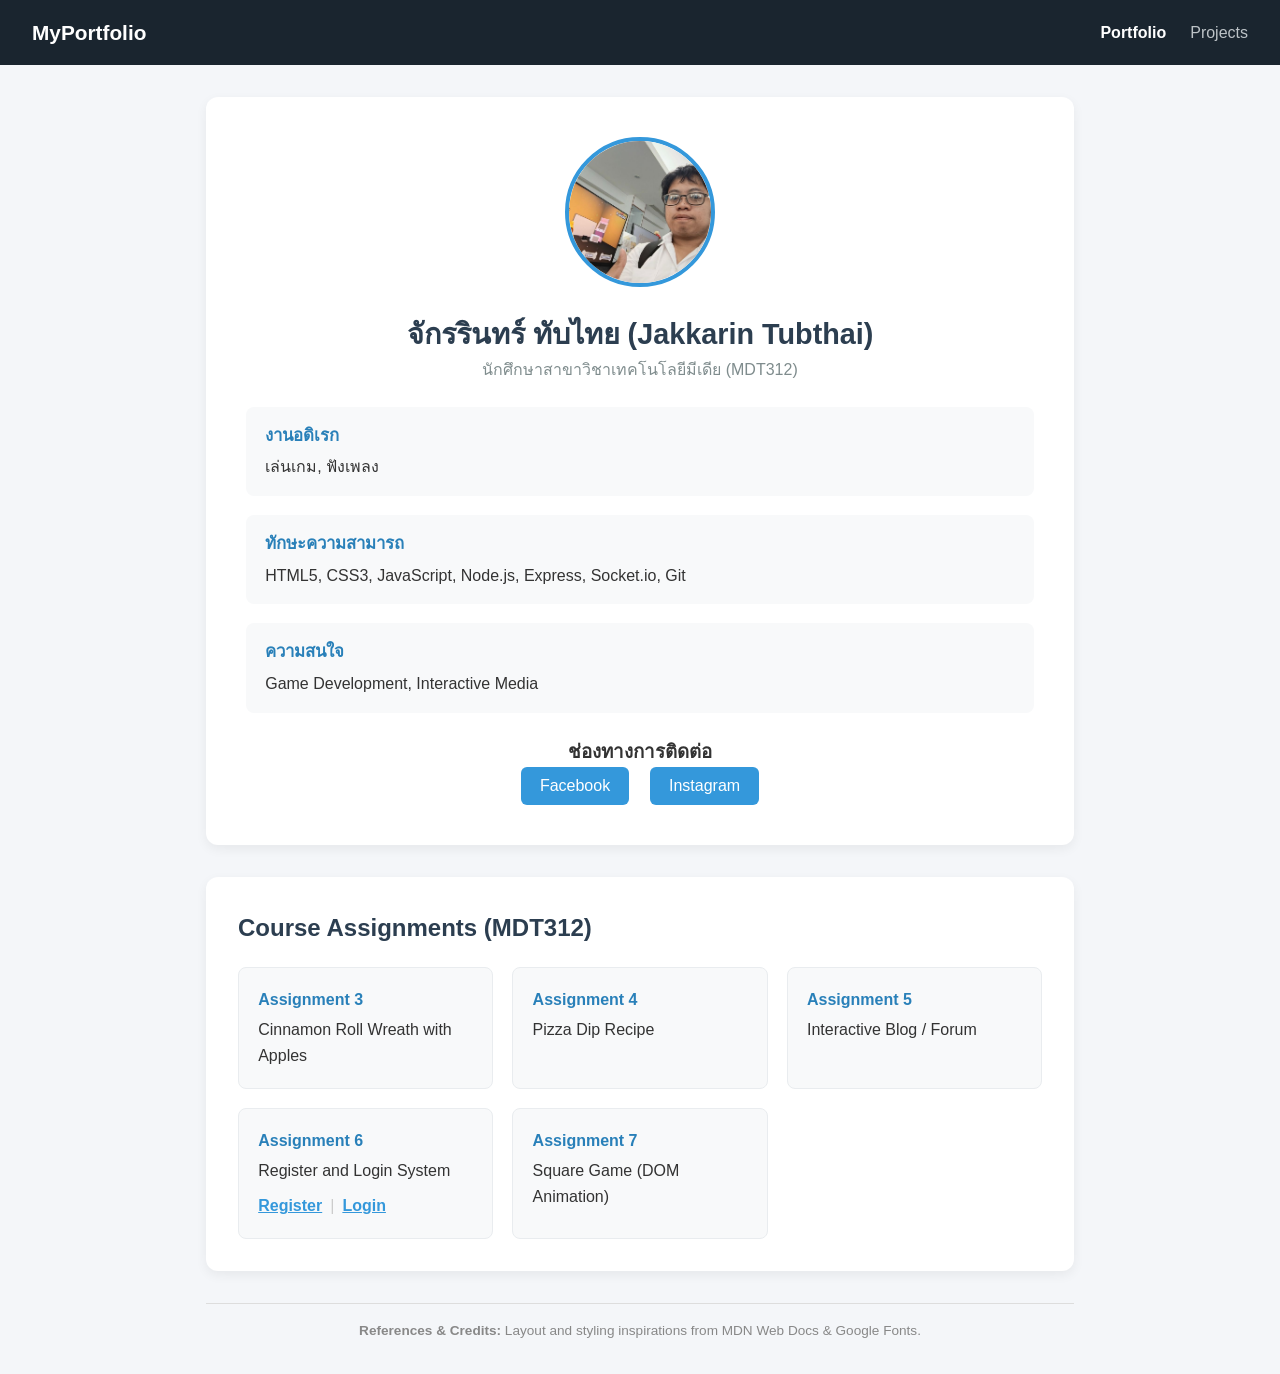
<file: index.html>
<!DOCTYPE html>
<html lang="th">
<head>
    <meta charset="UTF-8">
    <meta name="viewport" content="width=device-width, initial-scale=1.0">
    <title>Portfolio - Jakkarin Tubthai</title>
    <!-- ลิงก์ไปยัง External CSS ตามข้อกำหนด -->
    <link rel="stylesheet" href="style.css">
</head>
<body>

    <!-- แถบนำทางด้านบน (Navbar) -->
    <nav class="navbar">
        <div class="logo">MyPortfolio</div>
        <ul class="nav-links">
            <li><a href="index.html" class="active">Portfolio</a></li>
            <li><a href="project.html">Projects</a></li>
        </ul>
    </nav>

    <div class="container">
        <!-- ส่วนข้อมูลส่วนตัว -->
        <section class="profile-card">
            <img src="profile.jpg" alt="Profile Image" class="profile-img">
            <h1>จักรรินทร์ ทับไทย (Jakkarin Tubthai)</h1>
            <p class="subtitle">นักศึกษาสาขาวิชาเทคโนโลยีมีเดีย (MDT312)</p>

            <div class="info-group">
                <h3>งานอดิเรก</h3>
                <p>เล่นเกม, ฟังเพลง</p>
            </div>

            <div class="info-group">
                <h3>ทักษะความสามารถ</h3>
                <p>HTML5, CSS3, JavaScript, Node.js, Express, Socket.io, Git</p>
            </div>

            <div class="info-group">
                <h3>ความสนใจ</h3>
                <p>Game Development, Interactive Media</p>
            </div>

            <div class="social-links">
                <h3>ช่องทางการติดต่อ</h3>
                <a href="https://www.facebook.com/JakkarinTubthai" target="_blank">Facebook</a>
                <a href="https://www.instagram.com/titleth2025/" target="_blank">Instagram</a>
            </div>
        </section>

        <!-- ส่วนลิงก์ผลงาน Assignment 3 - 7 ตามโฟลเดอร์ใหม่ -->
        <section class="assignments-section">
            <h2>Course Assignments (MDT312)</h2>
           <div class="assignment-grid">
                <a href="assignment3/recipe.html" class="card-link" target="_blank">
                    <h4>Assignment 3</h4>
                    <p>Cinnamon Roll Wreath with Apples</p>
                </a>

                <a href="assignment4/assignment4/recipe.html" class="card-link" target="_blank">
                    <h4>Assignment 4</h4>
                    <p>Pizza Dip Recipe</p>
                </a>

                <a href="assignment5/assignment5/index.html" class="card-link" target="_blank">
                    <h4>Assignment 5</h4>
                    <p>Interactive Blog / Forum</p>
                </a>

                <!-- Assignment 6: มีลิงก์ทั้ง Register และ Login ครบถ้วน -->
                <div class="card-link combo-card">
                    <h4>Assignment 6</h4>
                    <p>Register and Login System</p>
                    <div class="sub-links">
                        <a href="assignment6/assignment-6/register.html" target="_blank">Register</a>
                        <span>|</span>
                        <a href="assignment6/assignment-6/login.html" target="_blank">Login</a>
                    </div>
                </div>

                <a href="assignment7/index.html" class="card-link" target="_blank">
                    <h4>Assignment 7</h4>
                    <p>Square Game (DOM Animation)</p>
                </a>
            </div>
        </section>

        <!-- แหล่งอ้างอิงเพื่อป้องกันการหักคะแนน -->
        <footer class="footer">
            <p><strong>References & Credits:</strong> Layout and styling inspirations from MDN Web Docs & Google Fonts.</p>
        </footer>
    </div>

</body>
</html>
</file>
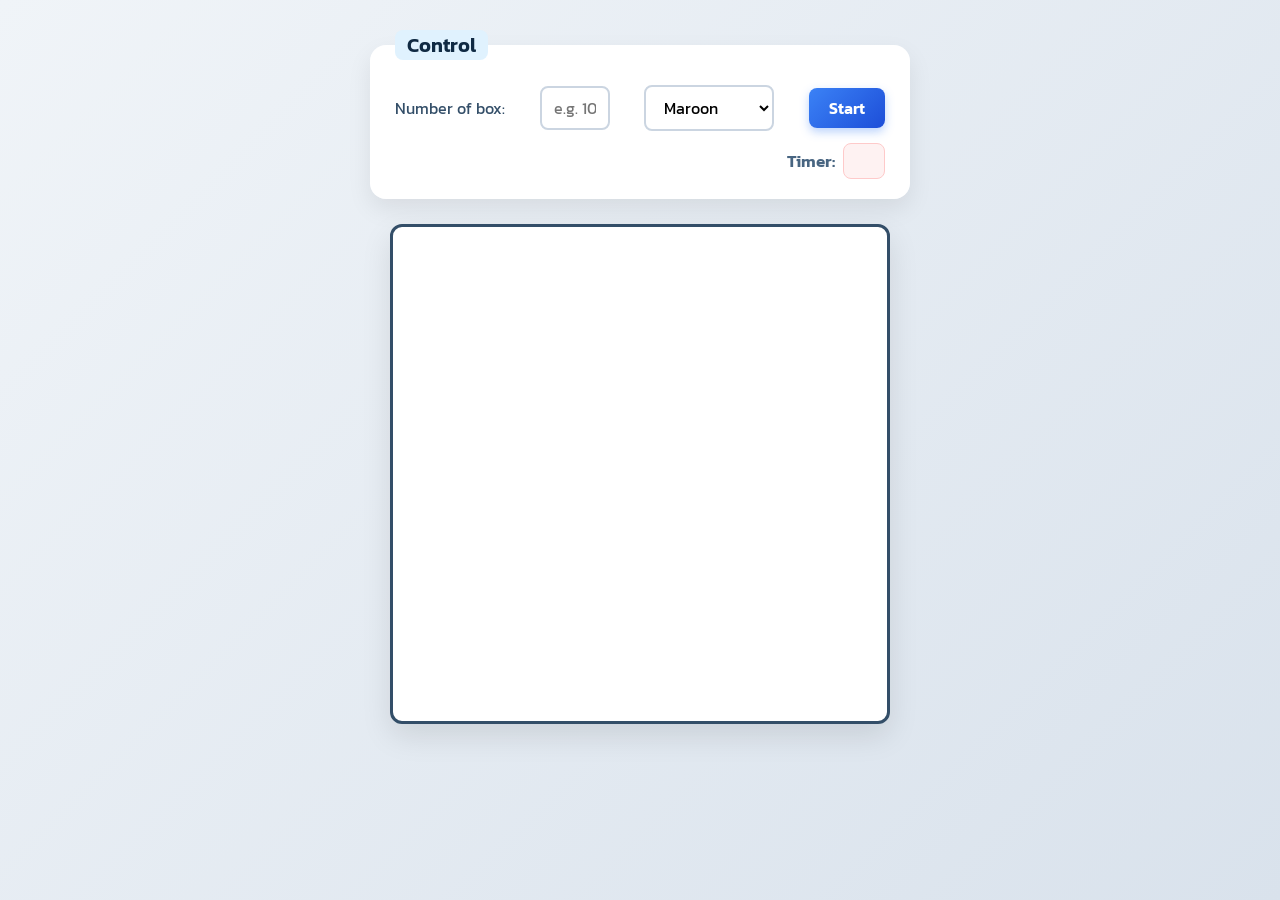
<file: assignment7/index.html>
<!DOCTYPE html>
<html lang="en">
	<head>
		<meta charset="UTF-8">
		<meta name="viewport" content="width=device-width, initial-scale=1.0">
		<title>Square game</title>
		<script type="text/javascript" src="game.js"></script>
		<link rel="stylesheet" type="text/css" href="game.css">
	</head>
	<body>
		<!-- these codes were adapted from https://courses.cs.washington.edu/courses/cse154/17sp/lecture/more-dom/code/squares.html  -->

		<fieldset>
			<legend>Control</legend>
			<label for="numbox">Number of box: </label>
			<input type="text" name="numbox" id="numbox" placeholder="e.g. 10">
			<select name="color" id="color">
				<option value="maroon">Maroon</option>
				<option value="lightgreen">Lightgreen</option>
				<option value="magenta">Magenta</option>
			</select>
			<button id="start">Start</button>
			<div id="timerClock"> Timer:
				<div id="clock"></div>
			</div>
		</fieldset>

		<div id="container">
			<div id="layer"></div>
		</div>
	
	</body>
</html>
</file>
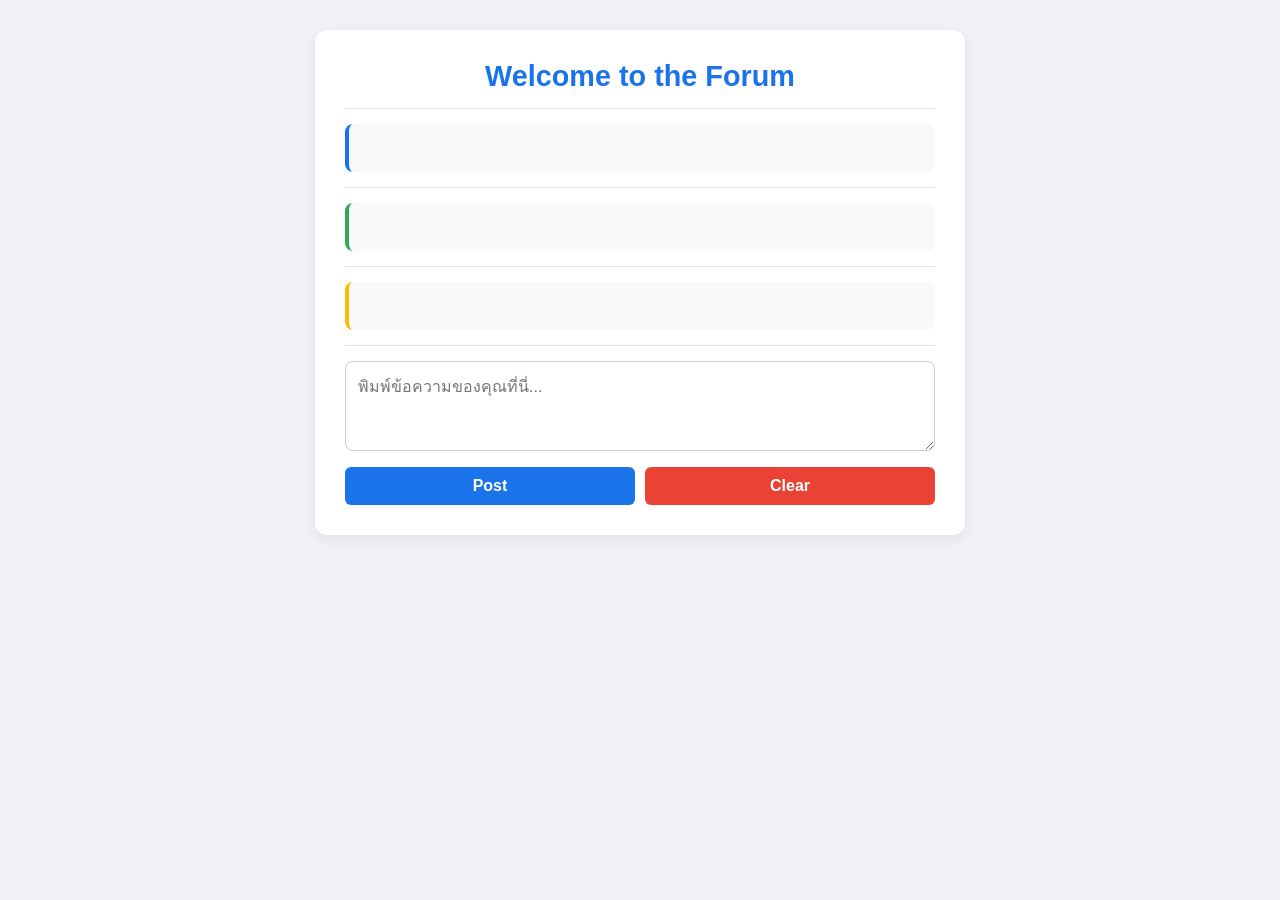
<file: assignment5/assignment5/index.html>
<!DOCTYPE html>
<html>
<head>
    <meta charset='utf-8'>
    <meta http-equiv='X-UA-Compatible' content='IE=edge'>
    <title>Blogger</title>
    <meta name='viewport' content='width=device-width, initial-scale=1'>
    <link rel='stylesheet' type='text/css' media='screen' href='main.css'>
    <script src='main.js'></script>
</head>
<body>
    <div class="blog-container">
        <h1 id="top"></h1>
        <hr>
        <div id="topic"></div>
        <hr>
        <div id="reply1"></div>
        <hr>
        <div id="reply2"></div>
        <hr>
        <textarea name="message" id="message" placeholder="พิมพ์ข้อความของคุณที่นี่..."></textarea>
        <br/>
        <div class="button-group">
            <button type="button">Post</button>
            <button type="button">Clear</button>
        </div>
    </div>
</body>
</html>
</file>
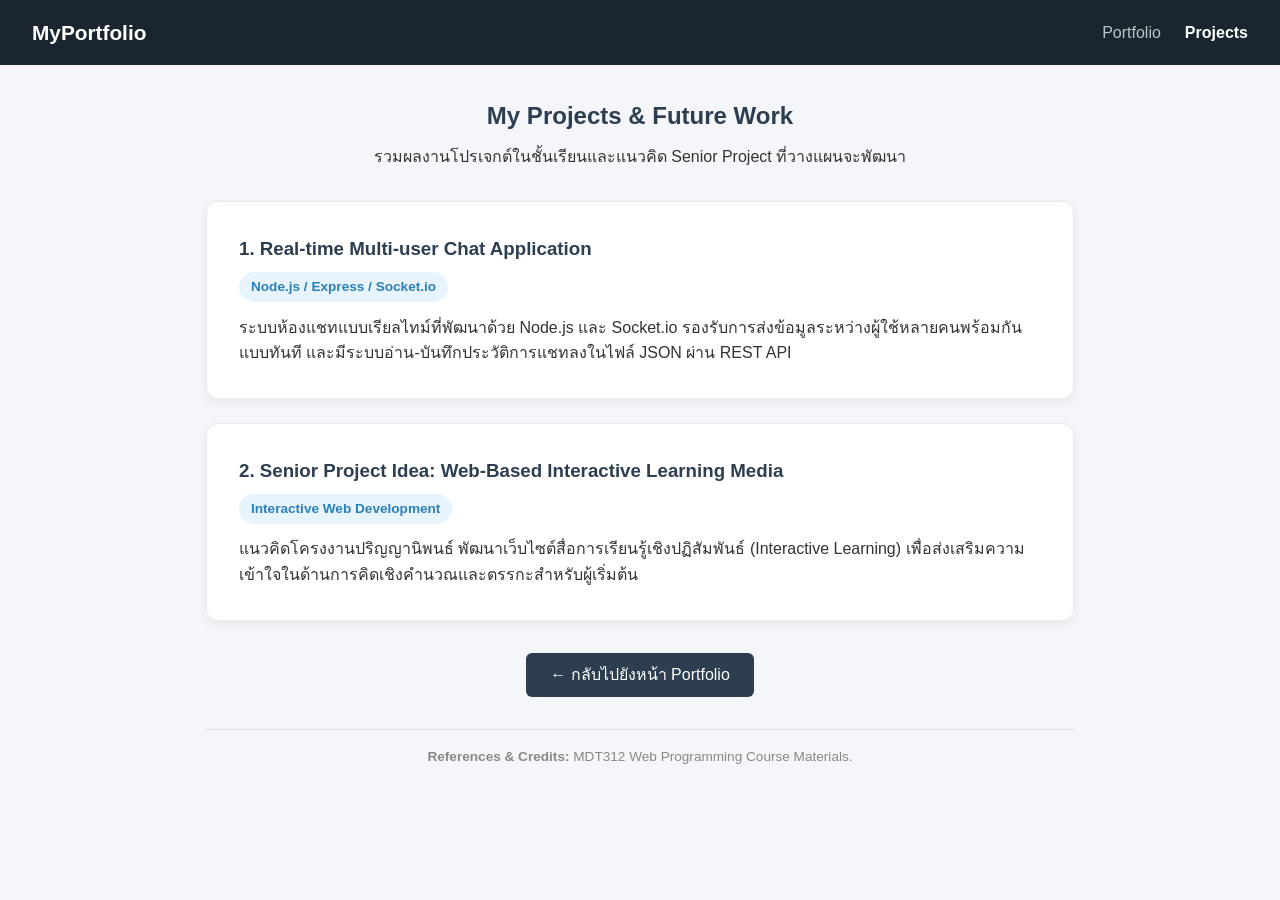
<file: project.html>
<!DOCTYPE html>
<html lang="th">
<head>
    <meta charset="UTF-8">
    <meta name="viewport" content="width=device-width, initial-scale=1.0">
    <title>Projects - Jakkarin Tubthai</title>
    <!-- ใช้ External CSS ตัวเดียวกันตามเกณฑ์ของโจทย์ -->
    <link rel="stylesheet" href="style.css">
</head>
<body>

    <nav class="navbar">
        <div class="logo">MyPortfolio</div>
        <ul class="nav-links">
            <li><a href="index.html">Portfolio</a></li>
            <li><a href="project.html" class="active">Projects</a></li>
        </ul>
    </nav>

    <div class="container">
        <section class="project-header">
            <h2>My Projects & Future Work</h2>
            <p>รวมผลงานโปรเจกต์ในชั้นเรียนและแนวคิด Senior Project ที่วางแผนจะพัฒนา</p>
        </section>

        <section class="project-list">
            <!-- โปรเจกต์ที่ 1: ดึงงาน Assignment 10 มาใส่ -->
            <div class="project-card">
                <h3>1. Real-time Multi-user Chat Application</h3>
                <p class="tag">Node.js / Express / Socket.io</p>
                <p>ระบบห้องแชทแบบเรียลไทม์ที่พัฒนาด้วย Node.js และ Socket.io รองรับการส่งข้อมูลระหว่างผู้ใช้หลายคนพร้อมกันแบบทันที และมีระบบอ่าน-บันทึกประวัติการแชทลงในไฟล์ JSON ผ่าน REST API</p>
            </div>

            <!-- โปรเจกต์ที่ 2: แนวคิด Senior Project -->
            <div class="project-card">
                <h3>2. Senior Project Idea: Web-Based Interactive Learning Media</h3>
                <p class="tag">Interactive Web Development</p>
                <p>แนวคิดโครงงานปริญญานิพนธ์ พัฒนาเว็บไซต์สื่อการเรียนรู้เชิงปฏิสัมพันธ์ (Interactive Learning) เพื่อส่งเสริมความเข้าใจในด้านการคิดเชิงคำนวณและตรรกะสำหรับผู้เริ่มต้น</p>
            </div>
        </section>

        <!-- ปุ่มลิงก์เชื่อมโยงกลับไปหน้า index.html ตามเกณฑ์ -->
        <div style="text-align: center; margin-top: 2rem;">
            <a href="index.html" class="back-btn">&larr; กลับไปยังหน้า Portfolio</a>
        </div>

        <footer class="footer">
            <p><strong>References & Credits:</strong> MDT312 Web Programming Course Materials.</p>
        </footer>
    </div>

</body>
</html>
</file>
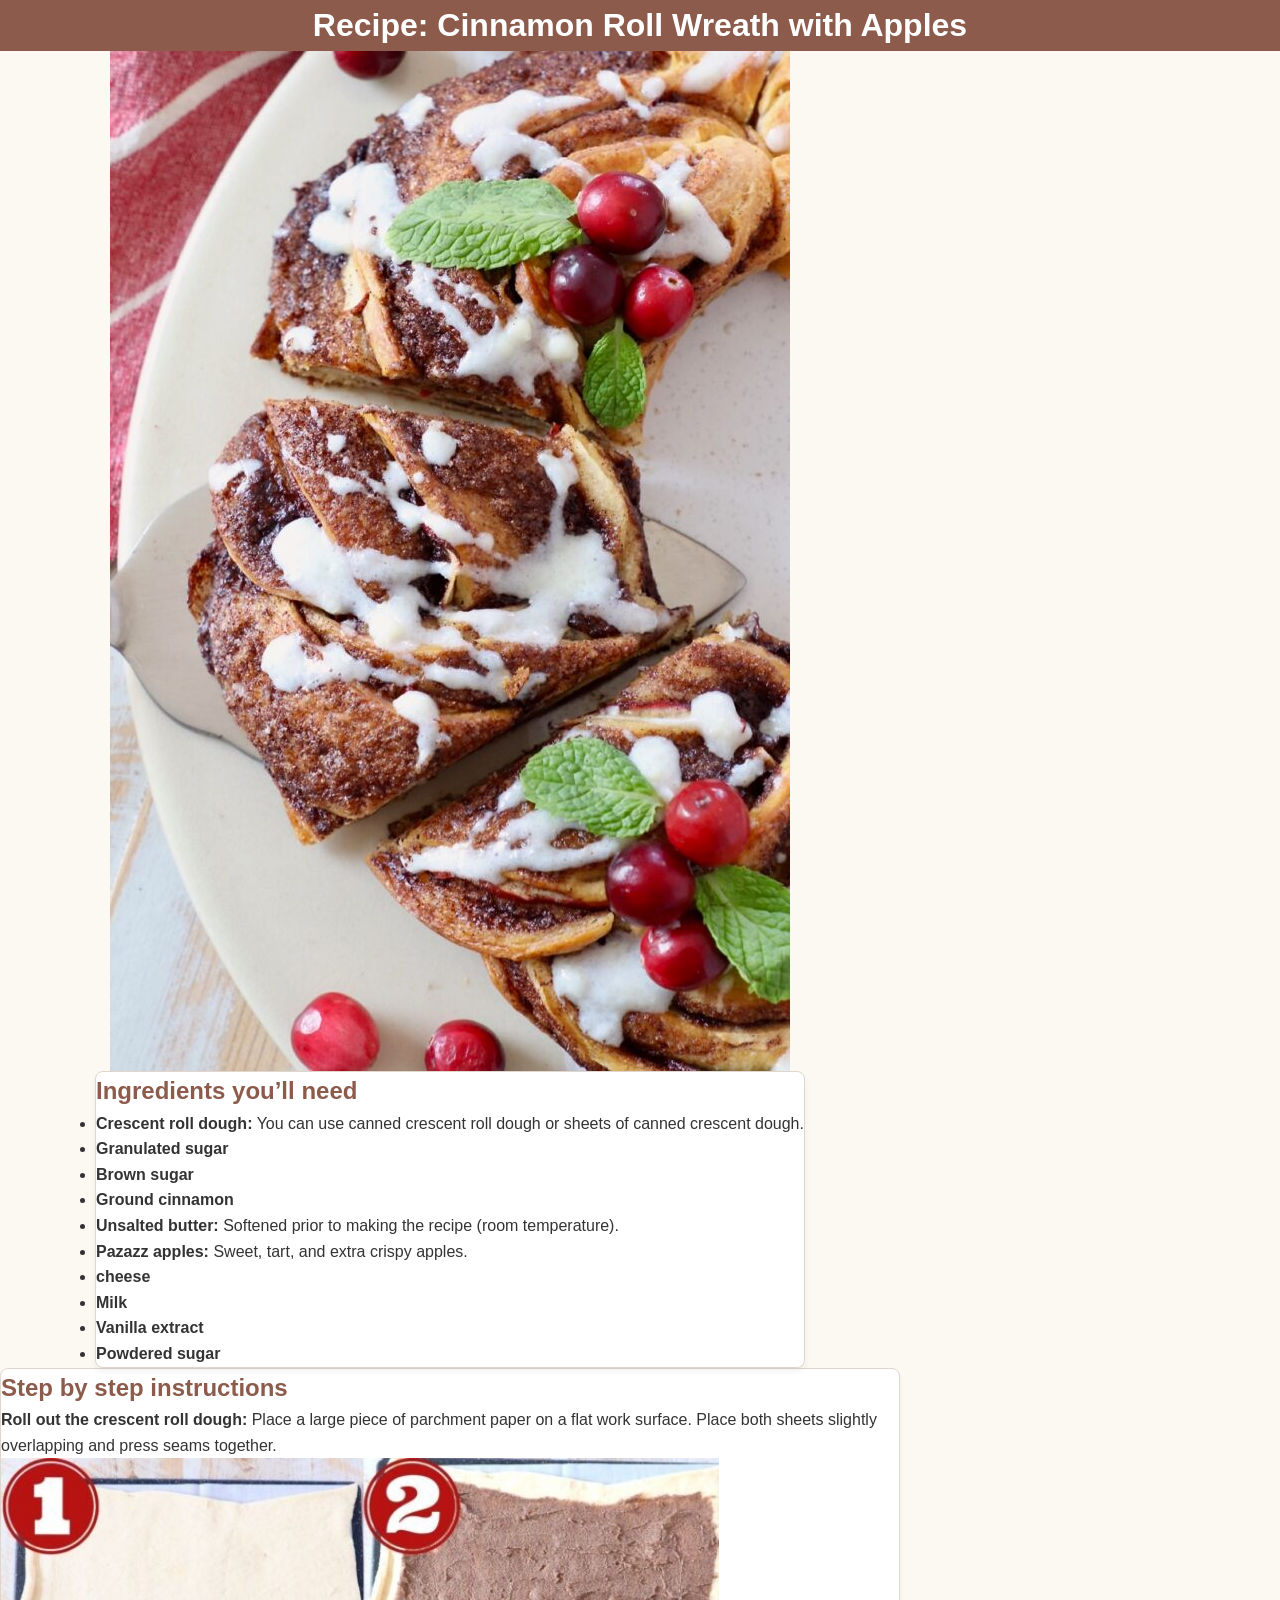
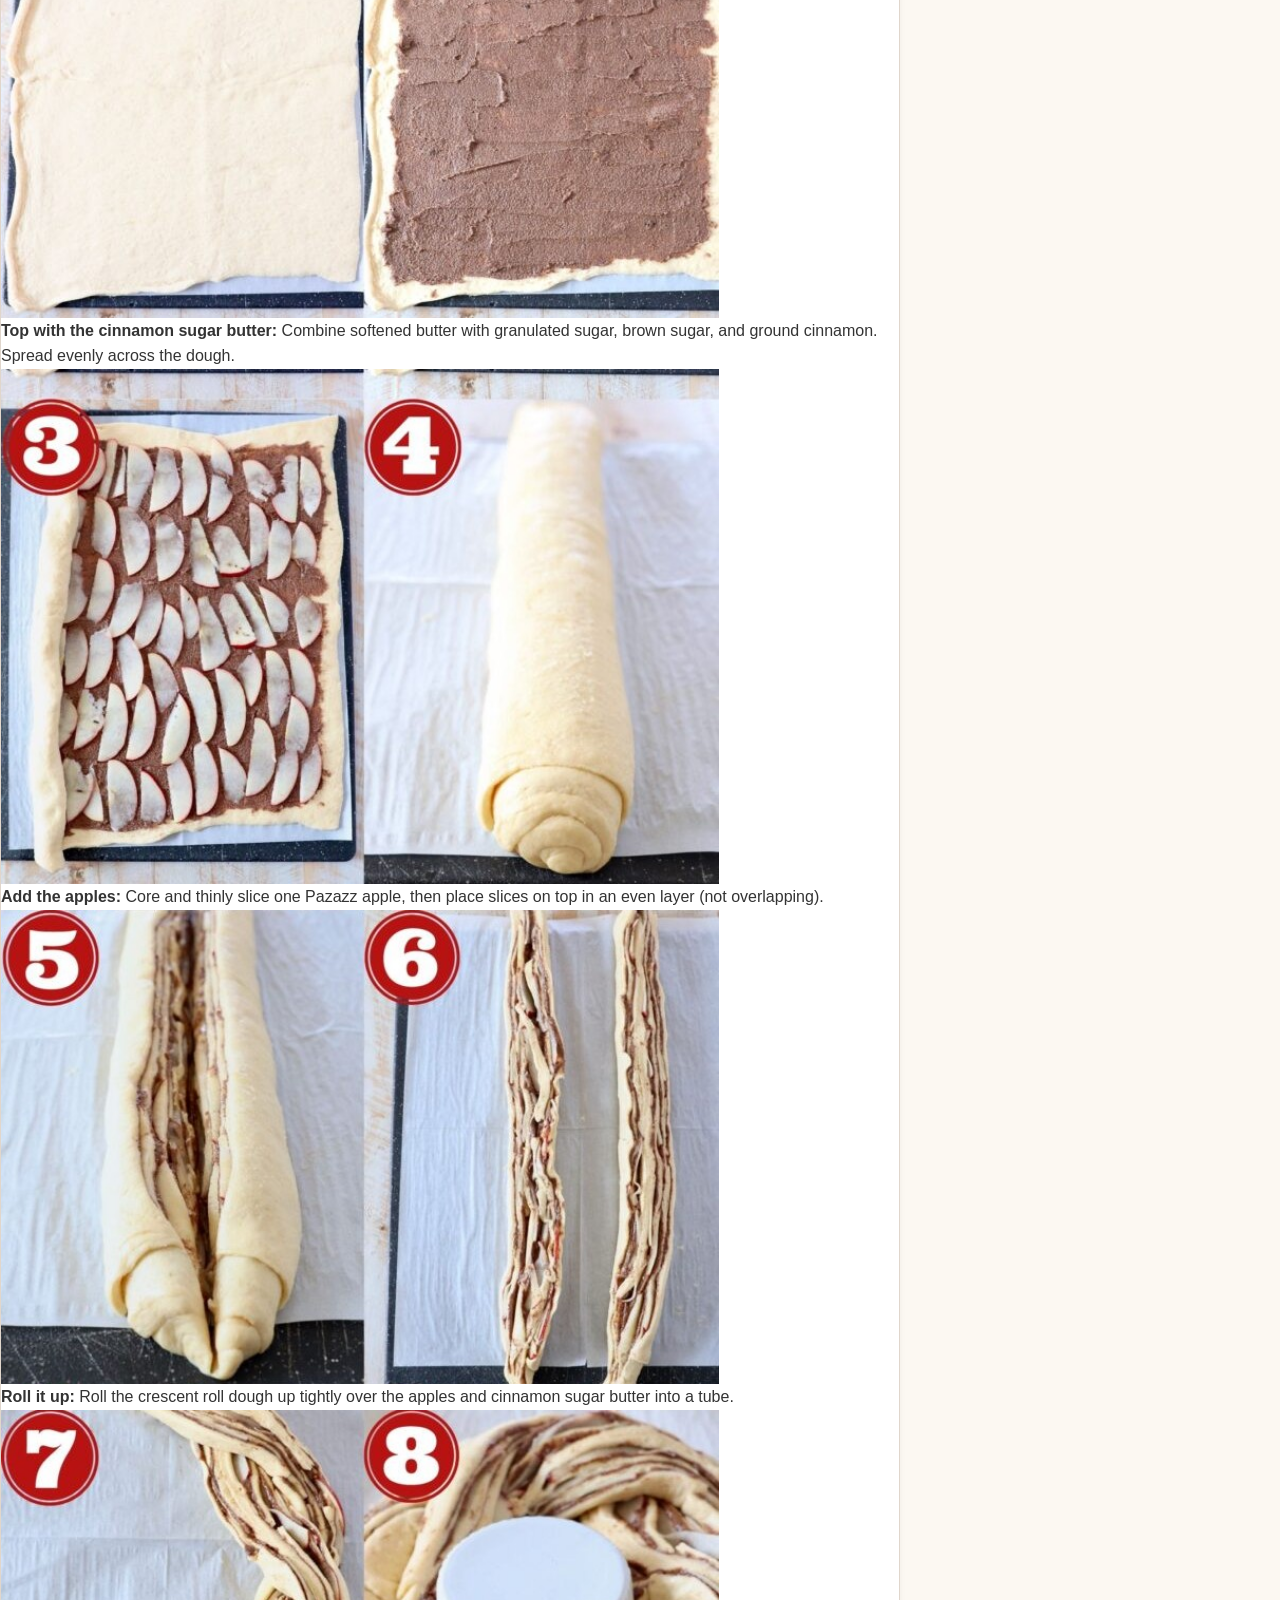
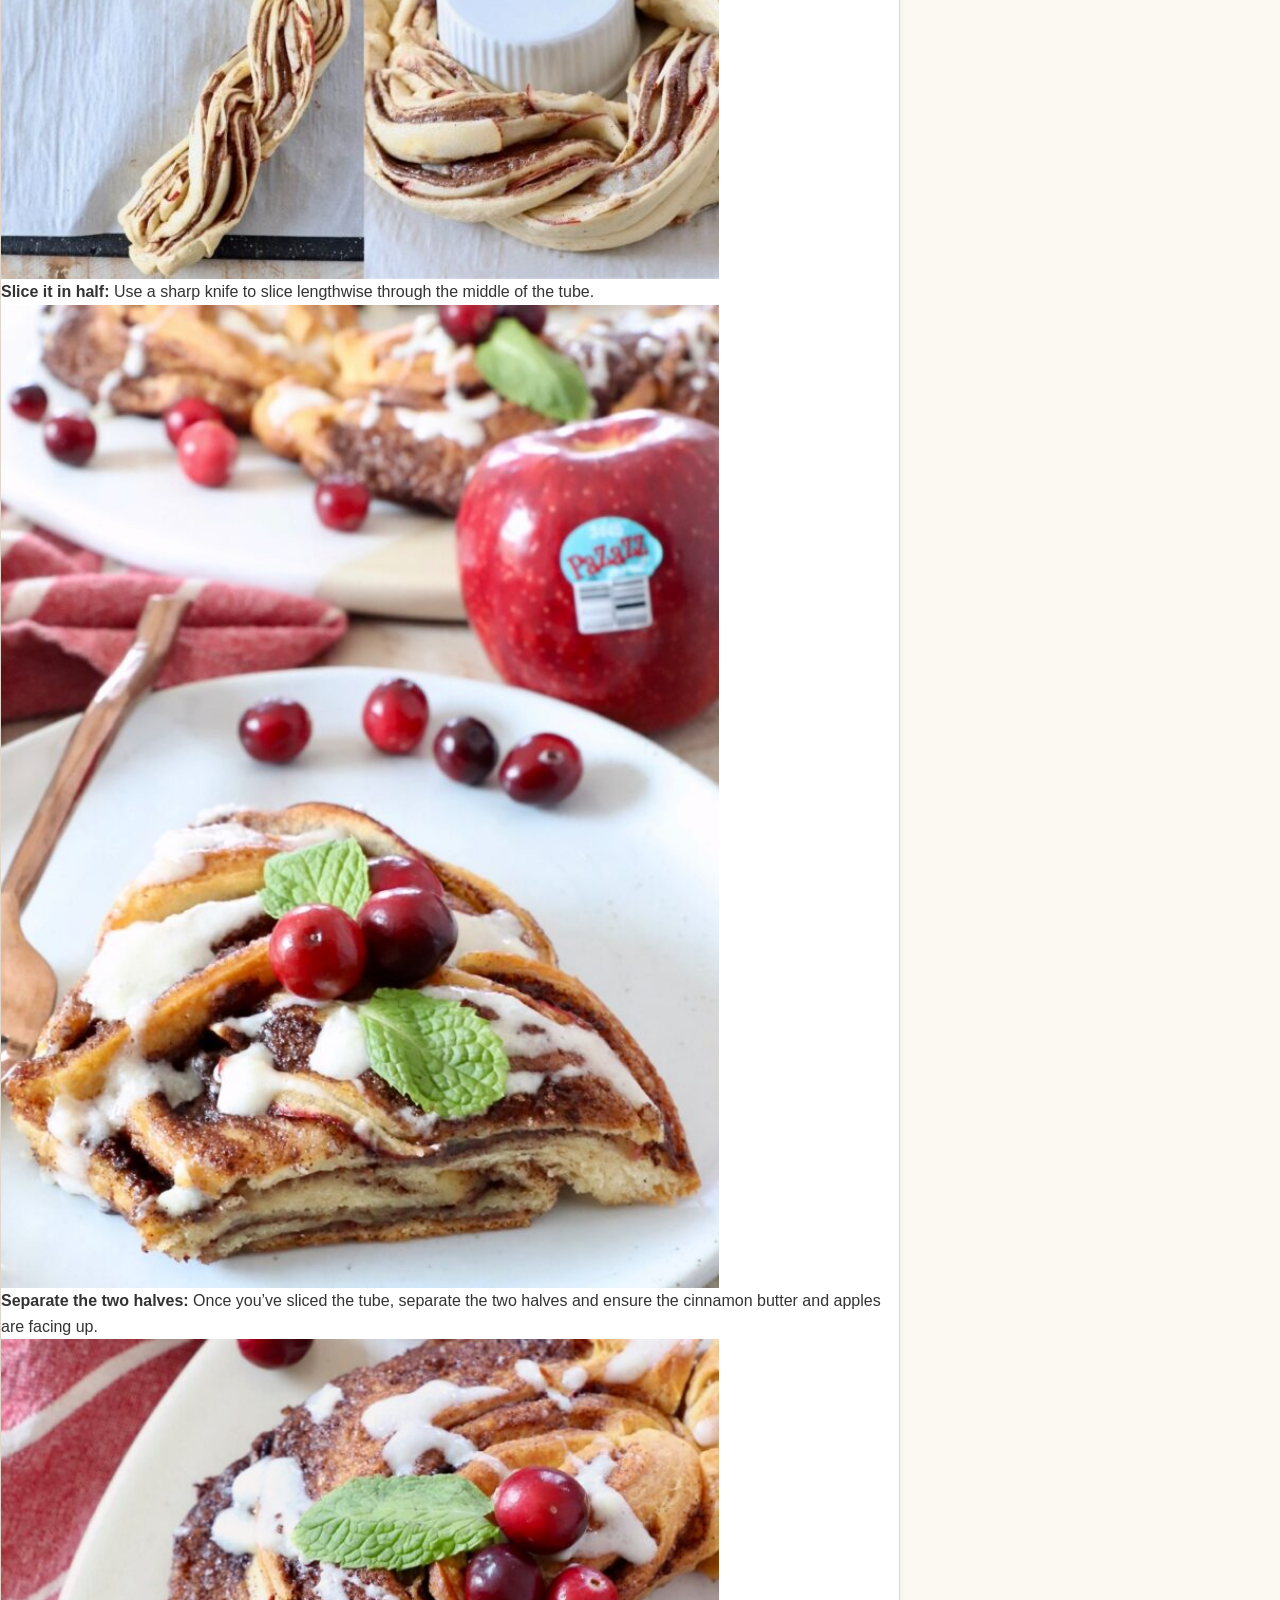
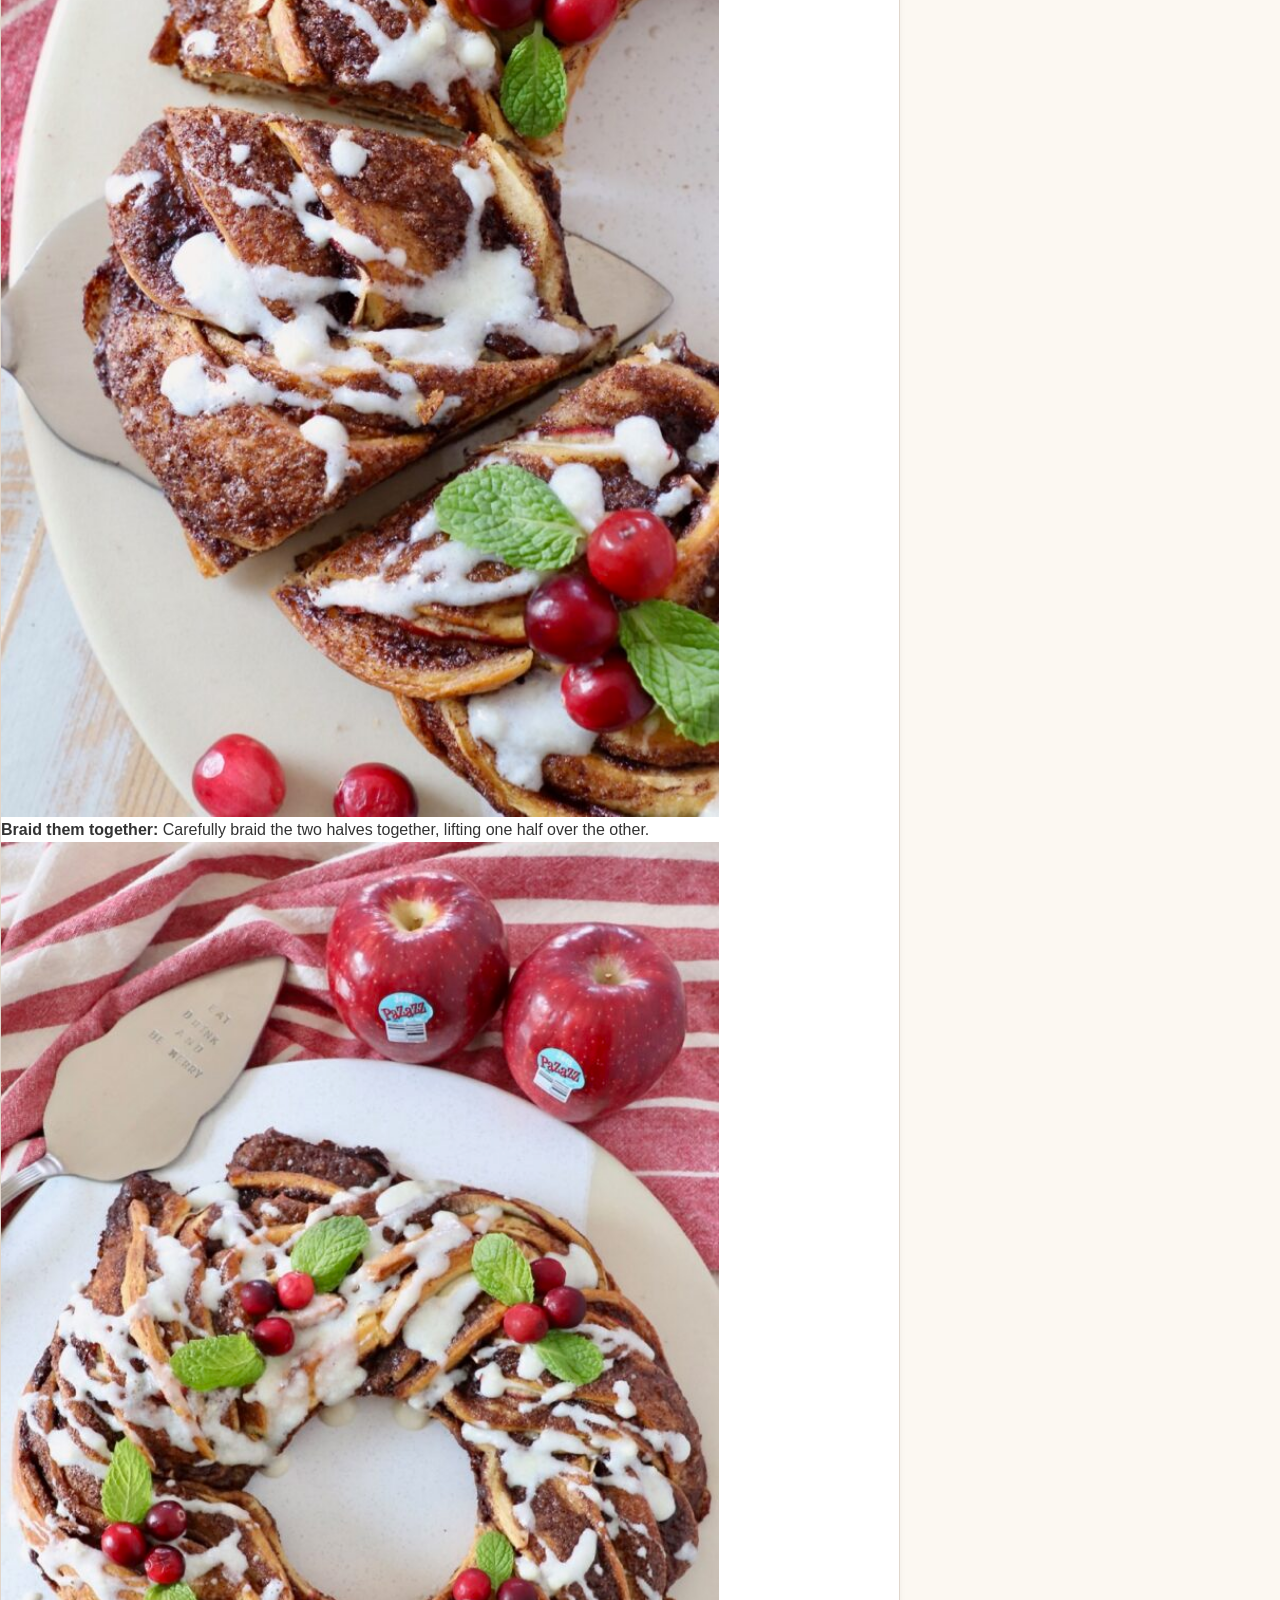
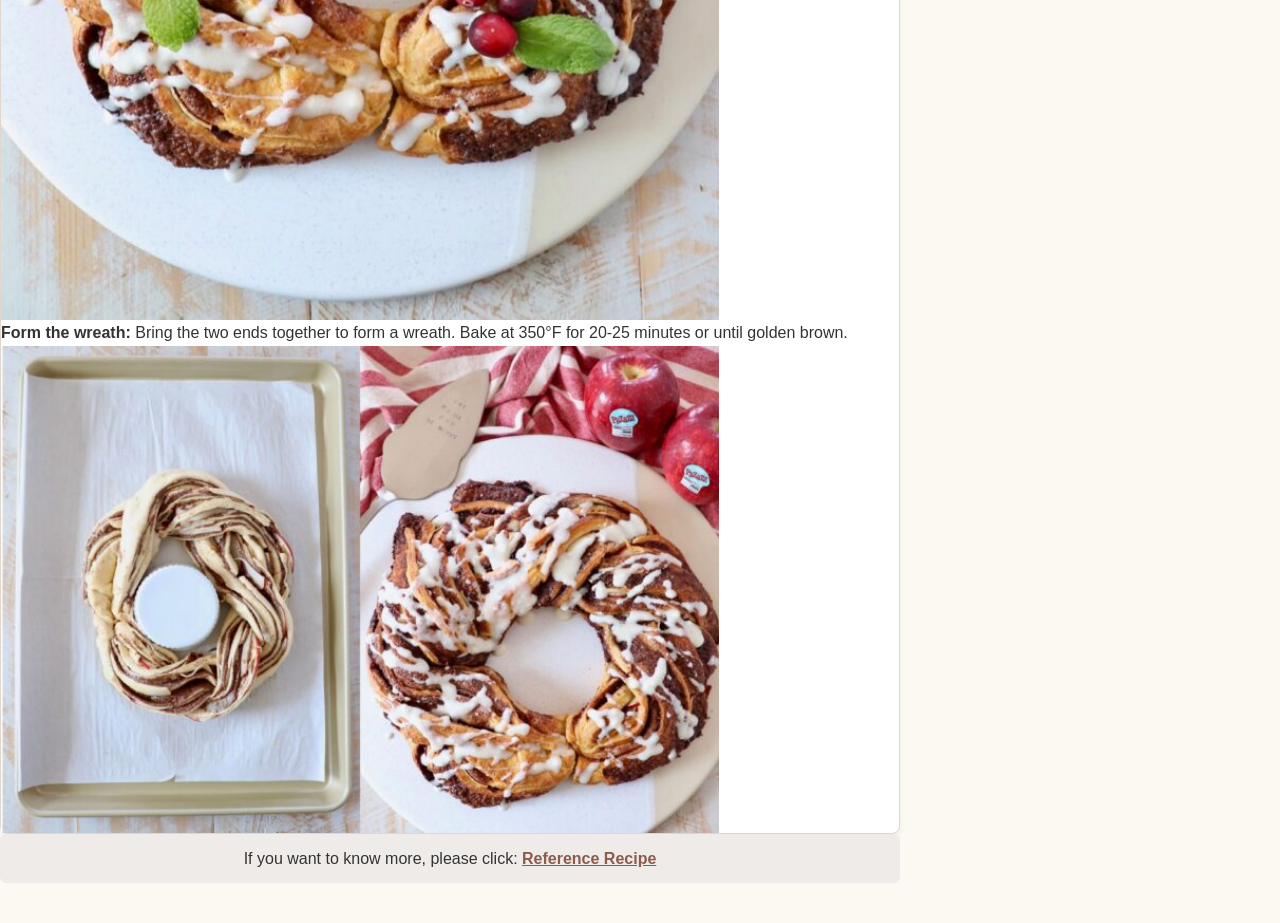
<file: assignment3/recipe.html>
<!DOCTYPE html>
<html lang="en">

<head>
    <meta charset="utf-8">
    <meta http-equiv="X-UA-Compatible" content="IE=edge">
    <title>Cinnamon Roll Wreath with Apples</title>
    <meta name="viewport" content="width=device-width, initial-scale=1">
    <link rel="stylesheet" type="text/css" media="screen" href="back.css">
</head>

<body>
    <header class="header-section">
        <h1>Recipe: Cinnamon Roll Wreath with Apples</h1>
    </header>

    <main class="container">
        <section class="flex-container">
            <div class="image-card">
                <img class="logo_img" src="pic/cinnamon-4.jpeg" alt="Cinnamon Roll Wreath">
            </div>

            <div class="card ingredients-card">
                <h2>Ingredients you’ll need</h2>
                <ul class="ingredients-list">
                    <li><strong>Crescent roll dough:</strong> You can use canned crescent roll dough or sheets of canned crescent dough.</li>
                    <li><strong>Granulated sugar</strong></li>
                    <li><strong>Brown sugar</strong></li>
                    <li><strong>Ground cinnamon</strong></li>
                    <li><strong>Unsalted butter:</strong> Softened prior to making the recipe (room temperature).</li>
                    <li><strong>Pazazz apples:</strong> Sweet, tart, and extra crispy apples.</li>
                    <li><strong>cheese</strong></li>
                    <li><strong>Milk</strong></li>
                    <li><strong>Vanilla extract</strong></li>
                    <li><strong>Powdered sugar</strong></li>
                </ul>
            </div>
        </section>

        <section class="card steps-card">
            <h2>Step by step instructions</h2>
            <ol class="steps-list">
                <li>
                    <strong>Roll out the crescent roll dough:</strong> Place a large piece of parchment paper on a flat work surface. Place both sheets slightly overlapping and press seams together.
                    <div class="step-image-box">
                        <img src="pic/cinnamon-2 - Copy (2).jpeg" alt="Roll out dough" class="step-img">
                    </div>
                </li>

                <li>
                    <strong>Top with the cinnamon sugar butter:</strong> Combine softened butter with granulated sugar, brown sugar, and ground cinnamon. Spread evenly across the dough.
                    <div class="step-image-box">
                        <img src="pic/cinnamon-2 - Copy (3).jpeg" alt="Top with butter mixture" class="step-img">
                    </div>
                </li>

                <li>
                    <strong>Add the apples:</strong> Core and thinly slice one Pazazz apple, then place slices on top in an even layer (not overlapping).
                    <div class="step-image-box">
                        <img src="pic/cinnamon-2 - Copy.jpeg" alt="Add apples" class="step-img">
                    </div>
                </li>

                <li>
                    <strong>Roll it up:</strong> Roll the crescent roll dough up tightly over the apples and cinnamon sugar butter into a tube.
                    <div class="step-image-box">
                        <img src="pic/cinnamon-2.jpeg" alt="Roll into a tube" class="step-img">
                    </div>
                </li>

                <li>
                    <strong>Slice it in half:</strong> Use a sharp knife to slice lengthwise through the middle of the tube.
                    <div class="step-image-box">
                        <img src="pic/cinnamon-3.jpeg" alt="Slice tube in half" class="step-img">
                    </div>
                </li>

                <li>
                    <strong>Separate the two halves:</strong> Once you’ve sliced the tube, separate the two halves and ensure the cinnamon butter and apples are facing up.
                    <div class="step-image-box">
                        <img src="pic/cinnamon-4.jpeg" alt="Separate halves" class="step-img">
                    </div>
                </li>

                <li>
                    <strong>Braid them together:</strong> Carefully braid the two halves together, lifting one half over the other.
                    <div class="step-image-box">
                        <img src="pic/cinnamon-5.jpeg" alt="Braid the dough" class="step-img">
                    </div>
                </li>

                <li>
                    <strong>Form the wreath:</strong> Bring the two ends together to form a wreath. Bake at 350°F for 20-25 minutes or until golden brown.
                    <div class="step-image-box">
                        <img src="pic/cinnamon-6.jpeg" alt="Baked cinnamon roll wreath" class="step-img">
                    </div>
                </li>
            </ol>
        </section>

        <div class="reference">
            <span>
                If you want to know more, please click: 
                <a href="https://whitneybond.com/cinnamon-roll-wreath/" target="_blank">Reference Recipe</a>
            </span>
        </div>
    </main>
</body>

</html>
</file>
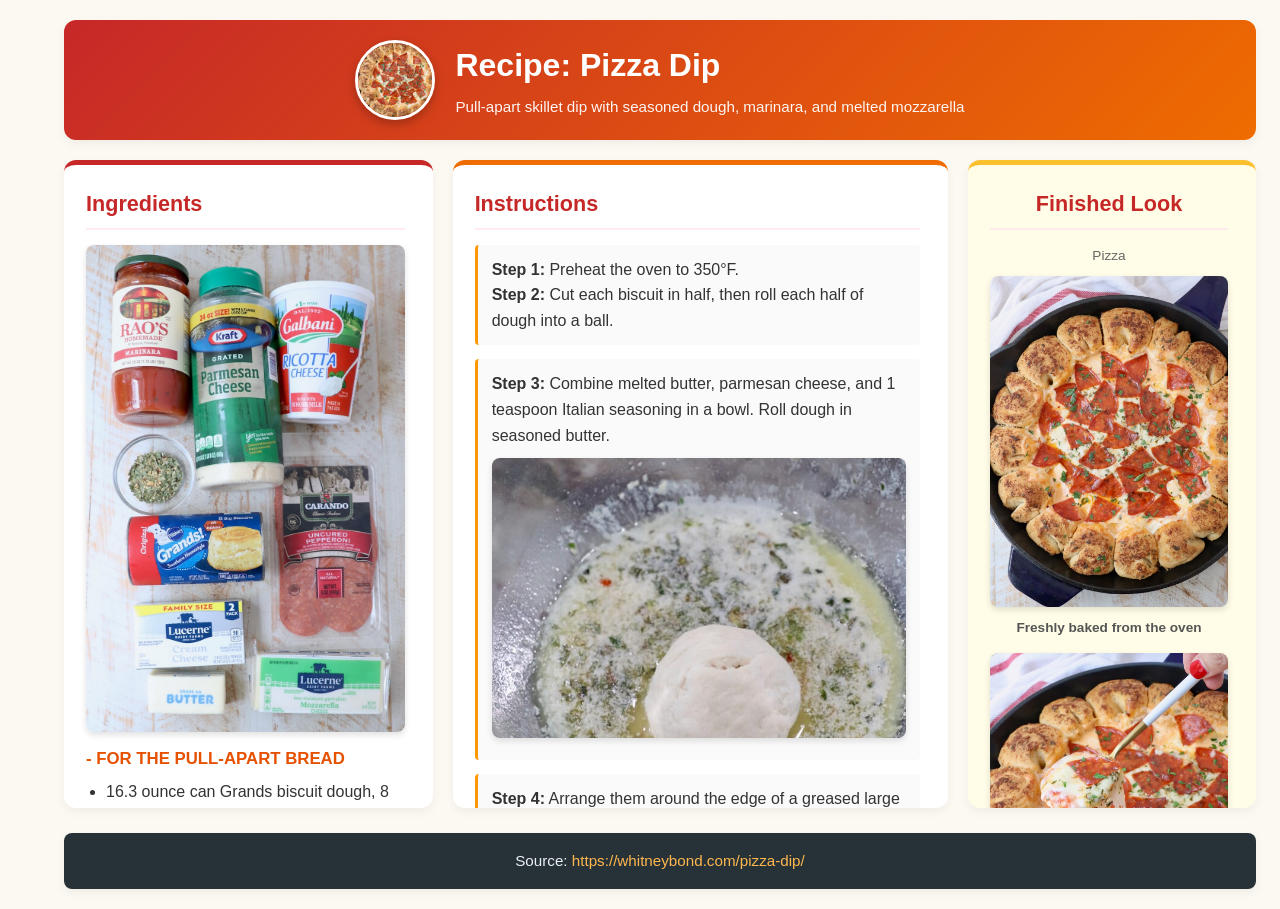
<file: assignment4/assignment4/recipe.html>
<!DOCTYPE html>
<html lang="en">
<head>
    <meta charset='utf-8'>
    <meta http-equiv='X-UA-Compatible' content='IE=edge'>
    <title>Recipe: Pizza Dip</title>
    <meta name='viewport' content='width=device-width, initial-scale=1'>
    <link rel='stylesheet' type='text/css' media='screen' href='main.css'>
</head>
<body>

    <div class="grid-container">
        <div id="header">
            <div class="header-content">
                <img class="header-logo" src="pic/pizza-dip-8.jpeg" alt="Pizza Dip Logo" title="ชี้เมาส์เพื่อหมุนโลโก้!">
                <div class="header-text">
                    <h1>Recipe: Pizza Dip</h1>
                    <p>Pull-apart skillet dip with seasoned dough, marinara, and melted mozzarella</p>
                </div>
            </div>
        </div>


		<div id="main1">
            <h2> Ingredients</h2>
            
            <img class="interactive-img" src="pic/pizza-dip-1.jpeg" alt="All Ingredients" title="คลิกเพื่อขยาย">

            <h3>- FOR THE PULL-APART BREAD</h3>
            <ul>
                <li>16.3 ounce can Grands biscuit dough, 8 count</li>
                <li>¼ cup melted butter</li>
                <li>2 teaspoons parmesan cheese, grated</li>
                <li>1 teaspoon Italian seasoning</li>
            </ul>

            <h3>- FOR THE PIZZA DIP</h3>
            <ul>
                <li>8 ounces cream cheese, softened</li>
                <li>1 cup ricotta cheese</li>
                <li>3 teaspoons Italian seasoning, divided</li>
                <li>1 cup marinara sauce, or pizza sauce</li>
                <li>1 ½ cups mozzarella cheese, grated</li>
                <li>8 slices pepperoni, quartered (optional topping)</li>
            </ul>
        </div>

        <div id="main2">
            <h2> Instructions</h2>

            <div class="step-card">
                <p><strong>Step 1:</strong> Preheat the oven to 350°F.</p>
                <p><strong>Step 2:</strong> Cut each biscuit in half, then roll each half of dough into a ball.</p>
            </div>

            <div class="step-card">
                <p><strong>Step 3:</strong> Combine melted butter, parmesan cheese, and 1 teaspoon Italian seasoning in a bowl. Roll dough in seasoned butter.</p>
                <img class="interactive-img" src="pic/pizza-dip-2.jpeg" alt="Coat dough in butter seasoning" title="คลิกเพื่อขยาย">
            </div>

            <div class="step-card">
                <p><strong>Step 4:</strong> Arrange them around the edge of a greased large cast iron skillet.</p>
                <img class="interactive-img" src="pic/pizza-dip-3.jpeg" alt="Dough in skillet" title="คลิกเพื่อขยาย">
            </div>

            <div class="step-card">
                <p><strong>Step 5 & 6:</strong> Beat cream cheese, ricotta cheese, and 2 teaspoons seasoning. Spread mixture into the center of the skillet.</p>
                <img class="interactive-img" src="pic/pizza-dip-4.jpeg" alt="Spread cheese mixture" title="คลิกเพื่อขยาย">
            </div>

            <div class="step-card">
                <p><strong>Step 7 (Part 1):</strong> Top with marinara sauce.</p>
                <img class="interactive-img" src="pic/pizza-dip-5.jpeg" alt="Add marinara sauce" title="คลิกเพื่อขยาย">
            </div>

            <div class="step-card">
                <p><strong>Step 7 (Part 2):</strong> Top with shredded mozzarella and remaining Italian seasoning.</p>
                <img class="interactive-img" src="pic/pizza-dip-6.jpeg" alt="Add mozzarella cheese" title="คลิกเพื่อขยาย">
                <img class="interactive-img" src="pic/pizza-dip-7.jpeg" alt="Seasoning and topping" title="คลิกเพื่อขยาย">
            </div>

            <div class="step-card">
                <p><strong>Step 8:</strong> Top with pepperonis. Place in the oven and bake for 25–30 minutes.</p>
            </div>
        </div>
        <div id="right">
            <h2> Finished Look</h2>
            <p class="hint-text"> Pizza</p>
            
            <img class="interactive-img" src="pic/pizza-dip-8.jpeg" alt="Baked Pizza Dip" title="คลิกเพื่อขยาย">
            <p class="img-caption">Freshly baked from the oven</p>

            <img class="interactive-img" src="pic/pizza-dip-9.jpeg" alt="Cheesy pull" title="คลิกเพื่อขยาย">
            <p class="img-caption">Warm and gooey pull-apart dip!</p>
        </div>
        <div id="footer">
            Source: <a href="https://whitneybond.com/pizza-dip/" target="_blank">https://whitneybond.com/pizza-dip/</a>
        </div>
    </div>

</body>
</html>
</file>
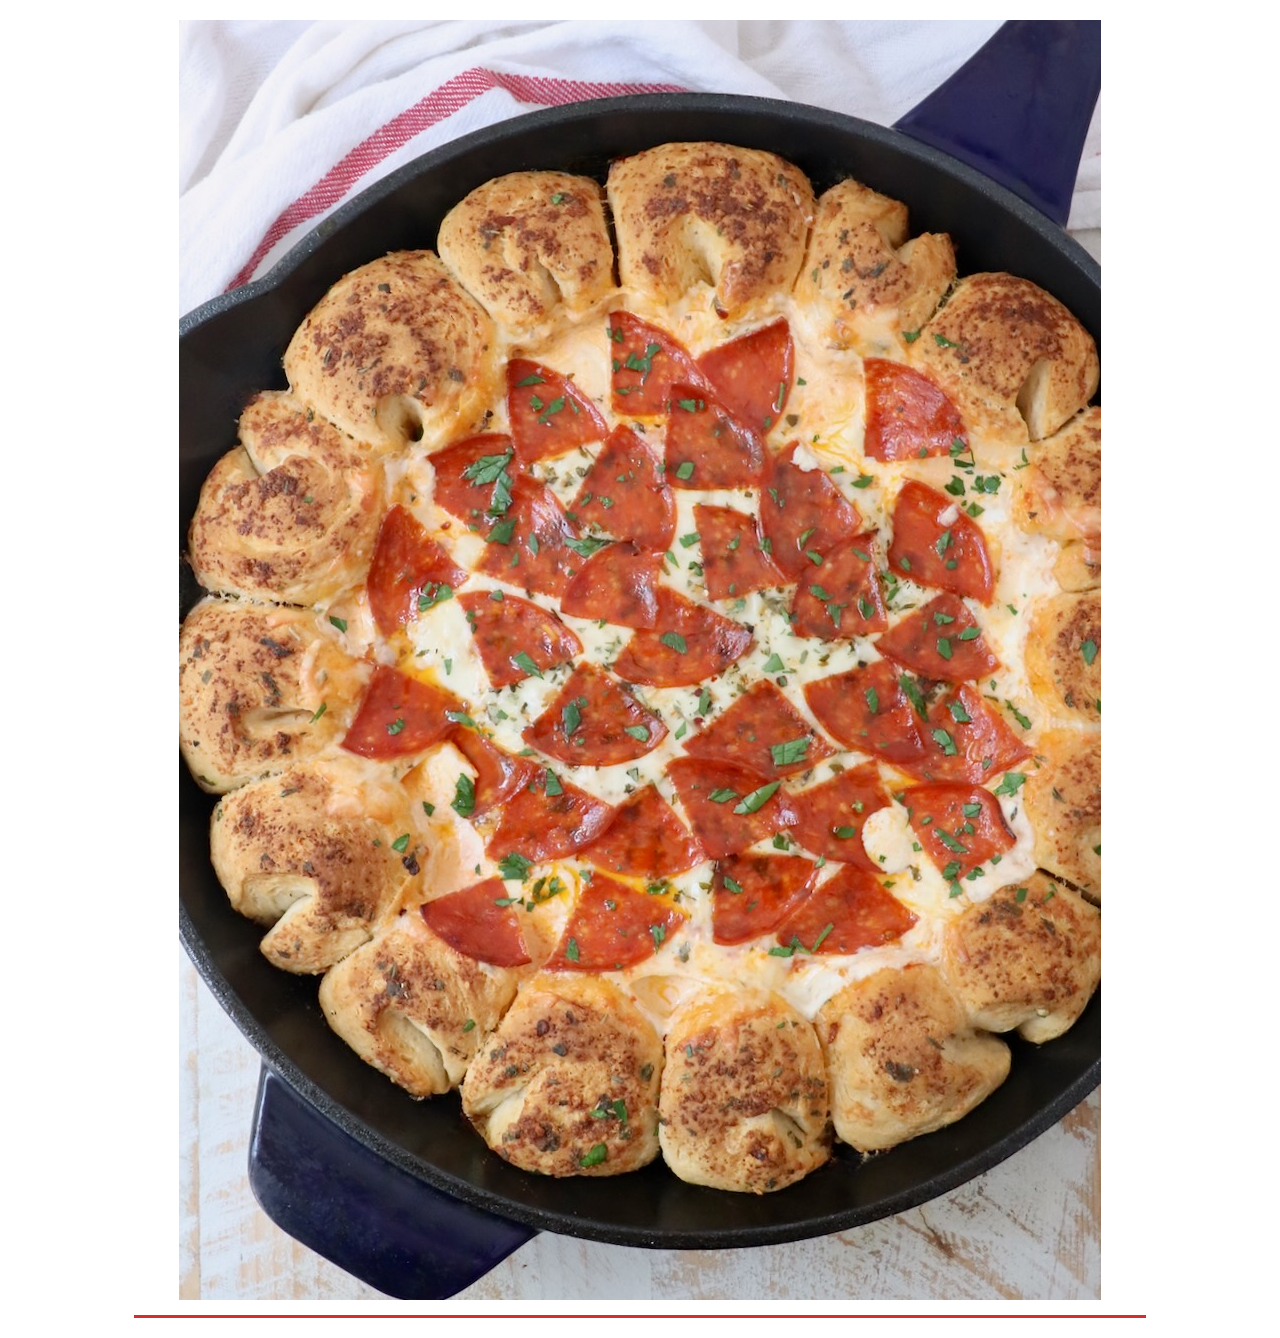
<file: assignment4/assignment4/Test.html>
<!DOCTYPE html>
<html>

<head>
    <meta charset='utf-8'>
    <meta http-equiv='X-UA-Compatible' content='IE=edge'>
    <title>1091_Test</title>
    <meta name='viewport' content='width=device-width, initial-scale=1'>
    <link rel='stylesheet' type='text/css' media='screen' href='Test.css'>
</head>

<body>
    <div class="border_bottom">
        <img class="logo-img" src="pic/pizza-dip-8.jpeg" alt="pizza Logo">
    </div>
</body>

</html>
</file>
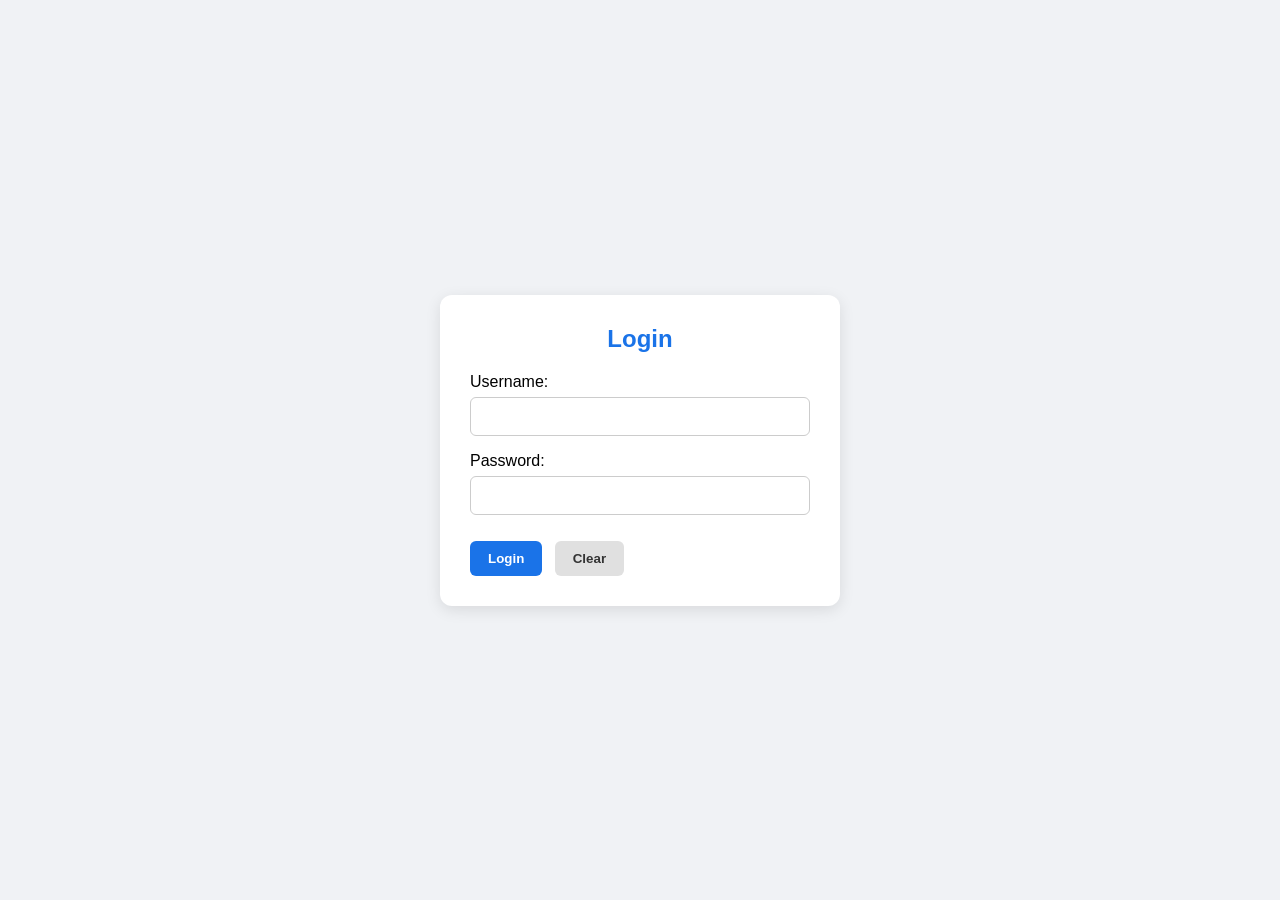
<file: assignment6/assignment-6/login.html>
<head>
    <meta charset="UTF-8">
    <title>Login</title>
    <link rel="stylesheet" type="text/css" href="main.css">
    <script type="text/javascript" src="login.js"></script>
</head>
	<body>
		<form name="myLogin" id = "myLogin">
			<fieldset>
				<legend>Login</legend>
				Username: 
				<input type="text" name="username" id="username" required>
				<br>
				Password: 
				<input type="password" name="password" required>
				<br>
				<input type="submit" value="Login" id="loginBtn">
				<input type="reset" value="Clear" id="clearBtn">

			</fieldset>
			

		</form>
		
	</body>
</html>
</file>
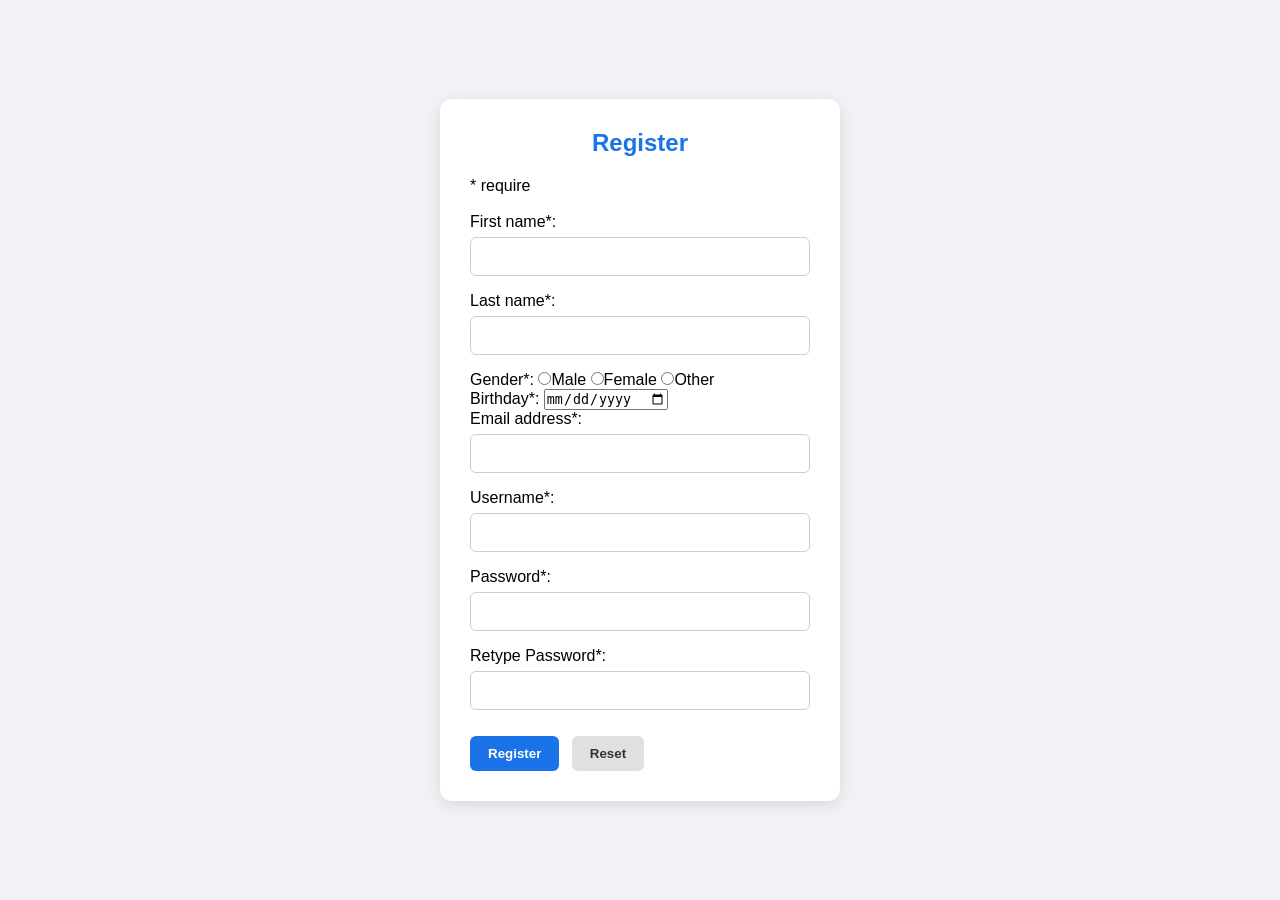
<file: assignment6/assignment-6/register.html>
<!DOCTYPE html>
<head>
    <meta charset="UTF-8">
    <title>Register</title>
    <link rel="stylesheet" type="text/css" href="main.css">
    <script type="text/javascript" src="register.js"></script>
</head>
	<body>
		<form name="myRegister" id="myRegister" action="login.html">
			<fieldset>
				<legend>Register</legend>
				<span>* require</span> <br>
				<span id="errormsg"></span> <br>
				First name*: 
				<input type="text" name="firstname" required>
				Last name*: 
				<input type="text" name="lastname" >
				<br>
				Gender*: 
				<input type="radio" name="gender" value="male" >Male
				<input type="radio" name="gender" value="female" >Female
				<input type="radio" name="gender" value="other" >Other
				<br>
				Birthday*: 
				<input type="date" name="bday" value="" >
				<br>
				Email address*: 
				<input type="email" name="email" >
				<br>
				Username*: 
				<input type="text" name="username" >
				<br>
				Password*: 
				<input type="password" name="password" required>
				<br>
				Retype Password*: 
				<input type="password" name="password" required>
				<br>
				<input type="submit" value="Register" id="registerBtn">
				<input type="reset" value="Reset" id="resetBtn">
			</fieldset>
		</form>

		
	</body>
</html>
</file>
<file: style.css>
* {
    margin: 0;
    padding: 0;
    box-sizing: border-box;
    font-family: 'Segoe UI', Tahoma, Geneva, Verdana, sans-serif;
}

body {
    background-color: #f4f6f9;
    color: #333;
    line-height: 1.6;
}

/* แถบเมนูด้านบน */
.navbar {
    display: flex;
    justify-content: space-between;
    align-items: center;
    background-color: #1a252f;
    padding: 1rem 2rem;
}

.navbar .logo {
    color: #ffffff;
    font-size: 1.3rem;
    font-weight: bold;
}

.nav-links {
    list-style: none;
    display: flex;
    gap: 1.5rem;
}

.nav-links a {
    color: #bdc3c7;
    text-decoration: none;
    font-size: 1rem;
    transition: color 0.3s;
}

.nav-links a:hover,
.nav-links a.active {
    color: #ffffff;
    font-weight: bold;
}

/* กล่องเนื้อหาหลัก */
.container {
    max-width: 900px;
    margin: 2rem auto;
    padding: 0 1rem;
}

/* การ์ดโปรไฟล์ส่วนตัว */
.profile-card {
    background: #ffffff;
    padding: 2.5rem;
    border-radius: 12px;
    text-align: center;
    box-shadow: 0 4px 12px rgba(0,0,0,0.06);
    margin-bottom: 2rem;
}

/* จัดขนาดรูปถ่ายให้พอดี เป็นวงกลมสวยงาม */
.profile-img {
    width: 150px;
    height: 150px;
    border-radius: 50%;
    object-fit: cover;
    margin-bottom: 1rem;
    border: 4px solid #3498db;
}

.profile-card h1 {
    font-size: 1.8rem;
    color: #2c3e50;
}

.profile-card .subtitle {
    color: #7f8c8d;
    margin-bottom: 1.5rem;
}

.info-group {
    margin-top: 1.2rem;
    text-align: left;
    background: #f8f9fa;
    padding: 1rem 1.2rem;
    border-radius: 8px;
}

.info-group h3 {
    font-size: 1.05rem;
    color: #2980b9;
    margin-bottom: 0.3rem;
}

.social-links {
    margin-top: 1.5rem;
}

.social-links a {
    display: inline-block;
    margin: 0 0.5rem;
    padding: 0.4rem 1.2rem;
    background-color: #3498db;
    color: white;
    text-decoration: none;
    border-radius: 6px;
    transition: background 0.2s;
}

.social-links a:hover {
    background-color: #2980b9;
}

/* การ์ดและกล่องแสดง Assignment */
.assignments-section {
    background: #ffffff;
    padding: 2rem;
    border-radius: 12px;
    box-shadow: 0 4px 12px rgba(0,0,0,0.06);
}

.assignments-section h2 {
    margin-bottom: 1.2rem;
    color: #2c3e50;
}

.assignment-grid {
    display: grid;
    grid-template-columns: repeat(auto-fit, minmax(220px, 1fr));
    gap: 1.2rem;
}

.card-link {
    display: block;
    background: #f8f9fa;
    padding: 1.2rem;
    border-radius: 8px;
    text-decoration: none;
    color: inherit;
    border: 1px solid #e9ecef;
    transition: transform 0.2s, box-shadow 0.2s;
}

.card-link:hover {
    transform: translateY(-4px);
    box-shadow: 0 4px 12px rgba(0,0,0,0.1);
    border-color: #3498db;
}

.card-link h4 {
    color: #2980b9;
    margin-bottom: 0.3rem;
}
/* ตกแต่งปุ่มลิงก์แยก Register / Login ใน Assignment 6 */
.combo-card {
    display: flex;
    flex-direction: column;
    justify-content: space-between;
}

.sub-links {
    margin-top: 0.6rem;
    display: flex;
    align-items: center;
    gap: 0.5rem;
}

.sub-links a {
    color: #3498db;
    text-decoration: underline;
    font-weight: 600;
}

.sub-links a:hover {
    color: #1d6fa5;
}

.sub-links span {
    color: #ccc;
}

/* แหล่งอ้างอิง */
.footer {
    text-align: center;
    font-size: 0.85rem;
    color: #888;
    margin-top: 2rem;
    padding-top: 1rem;
    border-top: 1px solid #ddd;
}

/* Responsive สำหรับหน้าจอมือถือ */
@media (max-width: 600px) {
    .navbar {
        flex-direction: column;
        gap: 0.5rem;
    }
    .assignment-grid {
        grid-template-columns: 1fr;
    }
}
/* ตกแต่งส่วนหน้า Projects */
.project-header {
    text-align: center;
    margin-bottom: 2rem;
}

.project-header h2 {
    color: #2c3e50;
    margin-bottom: 0.5rem;
}

.project-card {
    background: #ffffff;
    padding: 2rem;
    border-radius: 12px;
    box-shadow: 0 4px 12px rgba(0,0,0,0.06);
    margin-bottom: 1.5rem;
    border: 1px solid #e9ecef;
}

.project-card h3 {
    color: #2c3e50;
    margin-bottom: 0.5rem;
}

.project-card .tag {
    display: inline-block;
    background: #e8f4fd;
    color: #2980b9;
    padding: 0.25rem 0.75rem;
    font-size: 0.85rem;
    border-radius: 20px;
    margin-bottom: 0.8rem;
    font-weight: 600;
}

.back-btn {
    display: inline-block;
    text-decoration: none;
    background-color: #2c3e50;
    color: #ffffff;
    padding: 0.6rem 1.5rem;
    border-radius: 6px;
    font-weight: 500;
    transition: background-color 0.2s;
}

.back-btn:hover {
    background-color: #1a252f;
}
</file>
<file: assignment7/game.css>
/* =============================================================================
   MDT312 Assignment 7: Square Game Styling
   ตกแต่งให้สวยงาม สะอาดตา และ User-Friendly ตามเกณฑ์การให้คะแนน
   ============================================================================= */

@import url('https://fonts.googleapis.com/css2?family=Kanit:wght@300;400;600&display=swap');

* {
    box-sizing: border-box;
    margin: 0;
    padding: 0;
}

body {
    font-family: 'Kanit', sans-serif;
    background: linear-gradient(135deg, #f0f4f8 0%, #d9e2ec 100%);
    min-height: 100vh;
    padding: 30px 15px;
    color: #334e68;
    display: flex;
    flex-direction: column;
    align-items: center;
}

/* Control Panel */
fieldset {
    width: 100%;
    max-width: 540px;
    background: #ffffff;
    border: none;
    border-radius: 16px;
    box-shadow: 0 10px 25px rgba(0, 0, 0, 0.08);
    padding: 20px 25px;
    display: flex;
    flex-wrap: wrap;
    align-items: center;
    justify-content: space-between;
    gap: 12px;
}

legend {
    font-weight: 600;
    font-size: 1.25rem;
    color: #102a43;
    padding: 0 12px;
    background: #e0f2fe;
    border-radius: 8px;
    margin-bottom: 5px;
}

input[type="text"] {
    width: 70px;
    padding: 8px 12px;
    border: 2px solid #cbd5e1;
    border-radius: 8px;
    font-size: 1rem;
    font-family: inherit;
    text-align: center;
    outline: none;
    transition: border-color 0.2s;
}

input[type="text"]:focus {
    border-color: #3b82f6;
}

select {
    padding: 8px 14px;
    border: 2px solid #cbd5e1;
    border-radius: 8px;
    font-size: 1rem;
    font-family: inherit;
    background-color: white;
    cursor: pointer;
    outline: none;
}

button#start {
    padding: 8px 20px;
    background: linear-gradient(135deg, #3b82f6 0%, #1d4ed8 100%);
    color: white;
    border: none;
    border-radius: 8px;
    font-size: 1rem;
    font-weight: 600;
    font-family: inherit;
    cursor: pointer;
    box-shadow: 0 4px 10px rgba(59, 130, 246, 0.35);
    transition: transform 0.15s ease, box-shadow 0.15s ease;
}

button#start:hover {
    transform: translateY(-2px);
    box-shadow: 0 6px 14px rgba(59, 130, 246, 0.45);
}

button#start:active {
    transform: translateY(0);
}

/* Timer Display */
#timerClock {
    display: flex;
    align-items: center;
    gap: 8px;
    font-weight: 600;
    font-size: 1.05rem;
    color: #486581;
    margin-left: auto;
}

#clock {
    display: inline-flex;
    align-items: center;
    justify-content: center;
    min-width: 42px;
    height: 36px;
    background: #fef2f2;
    color: #dc2626;
    font-weight: 700;
    font-size: 1.15rem;
    border-radius: 8px;
    border: 1px solid #fecaca;
    padding: 0 8px;
}

/* Play Area Container */
#container {
    margin-top: 25px;
    display: flex;
    justify-content: center;
    width: 100%;
}

#layer {
    position: relative;
    width: 500px;
    height: 500px;
    background-color: #ffffff;
    border: 3px solid #334e68;
    border-radius: 12px;
    box-shadow: 0 12px 30px rgba(0, 0, 0, 0.1);
    overflow: hidden;
}

/* Square Elements */
.square {
    position: absolute;
    width: 25px;
    height: 25px;
    border: 2px solid rgba(0, 0, 0, 0.4);
    border-radius: 5px;
    cursor: pointer;
    box-shadow: 0 2px 5px rgba(0, 0, 0, 0.2);
    transition: transform 0.1s ease, filter 0.1s ease;
}

.square:hover {
    transform: scale(1.25);
    filter: brightness(1.15);
    z-index: 10;
}

/* Colors */
.maroon {
    background-color: #991b1b;
}

.lightgreen {
    background-color: #22c55e;
}

.magenta {
    background-color: #d946ef;
}
</file>
<file: assignment5/assignment5/main.css>
* {
    box-sizing: border-box;
    margin: 0;
    padding: 0;
}

body {
    font-family: 'Segoe UI', Tahoma, Geneva, Verdana, sans-serif;
    background-color: #f0f2f5;
    color: #333333;
    padding: 30px 15px;
}

/* กล่องหลักคุมกึ่งกลางหน้าจอ */
.blog-container {
    width: 90%;
    max-width: 650px;
    margin: 0 auto;
    background-color: #ffffff;
    padding: 30px;
    border-radius: 12px;
    box-shadow: 0 4px 15px rgba(0, 0, 0, 0.08);
}

/* หัวข้อ Welcome */
#top {
    color: #1a73e8;
    text-align: center;
    font-size: 1.8rem;
    margin-bottom: 15px;
}

hr {
    border: none;
    height: 1px;
    background-color: #e0e0e0;
    margin: 15px 0;
}

/* กล่องแสดง Topic และ Replies */
#topic, #reply1, #reply2 {
    min-height: 48px;
    padding: 12px 16px;
    border-radius: 8px;
    background-color: #f8f9fa;
    border-left: 4px solid #dadce0;
    font-size: 1rem;
    line-height: 1.5;
    word-wrap: break-word;
}

/* ให้สีแถบข้างของ topic เด่นกว่า reply */
#topic {
    border-left-color: #1a73e8;
    font-weight: 500;
}

#reply1 {
    border-left-color: #34a853;
}

#reply2 {
    border-left-color: #fbbc05;
}

/* กล่องพิมพ์ข้อความ */
textarea {
    width: 100%;
    height: 90px;
    padding: 12px;
    font-size: 1rem;
    border: 1.5px solid #cccccc;
    border-radius: 8px;
    resize: vertical;
    outline: none;
    font-family: inherit;
    transition: border-color 0.2s ease;
}

textarea:focus {
    border-color: #1a73e8;
}

/* กลุ่มปุ่มกด */
.button-group {
    margin-top: 12px;
    display: flex;
    gap: 10px;
}

button {
    flex: 1;
    padding: 10px 0;
    font-size: 1rem;
    font-weight: 600;
    border: none;
    border-radius: 6px;
    cursor: pointer;
    transition: background-color 0.2s ease, transform 0.1s ease;
}

/* ปุ่ม Post */
button:first-of-type {
    background-color: #1a73e8;
    color: #ffffff;
}

button:first-of-type:hover {
    background-color: #1557b0;
}

/* ปุ่ม Clear */
button:last-of-type {
    background-color: #ea4335;
    color: #ffffff;
}

button:last-of-type:hover {
    background-color: #c5221f;
}

button:active {
    transform: scale(0.98);
}
</file>
<file: assignment3/back.css>
* {
    box-sizing: border-box;
    margin: 0;
    padding: 0;
    font-family: Arial, sans-serif;
}

body {
    background-color: #fcf8f2;
    color: #333333;
    line-height: 1.6;
    width: 100%;
}


.header-section {
    text-align: center;
    padding: 25%px 15%px;
    background-color: #8d5b4c;
    color: #ffffff;
    margin-bottom: 30%px;
    width: 100%;
}
.logo_img {
    width: 80%px;
    max-width: 100%px;
    height: 50%px;
    object-fit: cover;
    border-radius: 8%px;
    border: 3%px solid #d7ccc8;
    display: block;
    margin: 0 auto 25%px auto; 
}

.container {
    width: 90%;
    max-width: 900px;
    margin: 0 auto 40%px auto;
}
.flex-container{
    display: flex;
    flex-direction: column;
    gap: 20%px;
    align-items: center;
    margin-bottom: 30%px;
}
.card {
    background-color: #ffffff;
    border: 1px solid #e0d6cc;
    border-radius: 8px;
    padding: 25%px;
    margin-bottom: 25%px;
    box-shadow: 0 4px 6px rgba(0, 0, 0, 0.05);
}

.card h2 {
    color: #8d5b4c;
    margin-bottom: 15%px;
    border-bottom: 2%px solid #efebe9;
    padding-bottom: 8%px;
}


.ingredients-card {
    margin-bottom: 25%px;
}

.ingredients-list {
    padding-left: 20%px;
}

.ingredients-list li {
    margin-bottom: 8%8cap;
}

.steps-card {
    margin-bottom: 25%px;
}

.steps-list {
    padding-left: 20%px;
}

.steps-list > li {
    margin-bottom: 24%px;
    font-size: 15%px;
}


.step-image-box {
    margin-top: 10%px;
    margin-bottom: 10%px;
}

.step-img {
    width: 80%;
    max-width:100%px;                
    border-radius: 6%px;
    border: 2%px solid #d7ccc8;
    display: block;
}


.reference {
    text-align: center;
    margin-bottom: 40px;
    padding: 12px;
    background-color: #efebe9;
    border-radius: 6px;
}

.reference a {
    color: #8d5b4c;
    font-weight: bold;
    text-decoration: underline;
}
</file>
<file: assignment4/assignment4/main.css>
* {
    box-sizing: border-box;
    margin: 0;
    padding: 0;
}

body {
    font-family: 'Segoe UI', Tahoma, Verdana, sans-serif;
    background-color: #fcf9f2;
    color: #333333;
    line-height: 1.6;
}
.grid-container {
    display: grid;
    width: 90%;
    max-width: 1250px;
    margin: 20px auto;
    grid-gap: 20px;
    grid-template-columns: 32% 43% 25%;
    grid-template-areas:
        "header header  header"
        "main1  main2   right"
        "footer footer  footer";
}

.grid-container > div {
    background-color: #ffffff;
    padding: 22px;
    border-radius: 12px;
    box-shadow: 0 4px 10px rgba(0, 0, 0, 0.05);
}
#header {
    grid-area: header;
    background: linear-gradient(135deg, #c62828, #ef6c00);
    color: #ffffff;
    padding: 20px 25px;
    border-radius: 12px;
}

.header-content {
    display: flex;
    align-items: center;
    justify-content: center;
    gap: 20px;
}

.header-text h1 {
    font-size: 2rem;
    margin-bottom: 4px;
}

.header-text p {
    font-size: 0.95rem;
    opacity: 0.95;
}
.header-logo {
    width: 80px;
    height: 80px;
    border-radius: 50%;
    object-fit: cover;
    border: 3px solid #ffffff;
    box-shadow: 0 4px 10px rgba(0, 0, 0, 0.25);
    cursor: pointer;
    user-select: none;
    transition: transform 0.8s cubic-bezier(0.4, 0, 0.2, 1), box-shadow 0.3s ease;
}

.header-logo:hover {
    transform: rotate(360deg) scale(1.1);
}
#main1, #main2, #right {
    height: 72vh;
    overflow-y: auto;
    scrollbar-gutter: stable;
}

#main1::-webkit-scrollbar,
#main2::-webkit-scrollbar,
#right::-webkit-scrollbar {
    width: 6px;
}

#main1::-webkit-scrollbar-thumb,
#main2::-webkit-scrollbar-thumb,
#right::-webkit-scrollbar-thumb {
    background-color: rgba(0, 0, 0, 0.2);
    border-radius: 4px;
}

#main1::-webkit-scrollbar-thumb:hover,
#main2::-webkit-scrollbar-thumb:hover,
#right::-webkit-scrollbar-thumb:hover {
    background-color: #ef6c00;
}
#main1 {
    grid-area: main1;
    border-top: 5px solid #c62828;
}
#main2 {
    grid-area: main2;
    border-top: 5px solid #ef6c00;
}

#main2 .interactive-img {
    max-height: 280px;
    object-fit: cover;
}
#right {
    grid-area: right;
    background-color: #fffde7;
    border-top: 5px solid #fbc02d;
    text-align: center;
}
#footer {
    grid-area: footer;
    background-color: #263238;
    color: #eceff1;
    text-align: center;
    padding: 16px;
    border-radius: 8px;
    font-size: 0.95rem;
    width: 100%;
    margin-top: 5px;
    clear: both;
}

#footer a {
    color: #ffb74d;
    text-decoration: none;
}

#footer a:hover {
    text-decoration: underline;
}
.interactive-img {
    width: 100%;
    height: auto;
    display: block;
    border-radius: 8px;
    margin: 10px 0;
    box-shadow: 0 3px 6px rgba(0, 0, 0, 0.12);
    cursor: pointer;
    transition: transform 0.25s cubic-bezier(0.25, 0.8, 0.25, 1), 
                box-shadow 0.25s ease, 
                filter 0.2s ease;
}

.interactive-img:hover {
    transform: translateY(-3px) scale(1.02);
    box-shadow: 0 8px 16px rgba(0, 0, 0, 0.2);
    filter: brightness(1.03);
}

.interactive-img:active {
    transform: scale(1.08);
    box-shadow: 0 12px 24px rgba(0, 0, 0, 0.35);
    position: relative;
    z-index: 5;
}
h2 {
    color: #c62828;
    margin-bottom: 15px;
    border-bottom: 2px solid #ffebee;
    padding-bottom: 6px;
    font-size: 1.35rem;
}

h3 {
    color: #e65100;
    margin: 14px 0 6px 0;
    font-size: 1.05rem;
}

ul {
    padding-left: 20px;
    margin-bottom: 12px;
}

li {
    margin-bottom: 6px;
}

.step-card {
    background: #fafafa;
    border-left: 3px solid #ff9800;
    padding: 12px 14px;
    margin-bottom: 14px;
    border-radius: 4px;
}

.hint-text {
    font-size: 0.85rem;
    color: #666;
    margin-bottom: 10px;
}

.img-caption {
    font-size: 0.85rem;
    color: #555;
    margin-bottom: 15px;
    font-weight: bold;
}
@media only screen and (max-width: 768px) {
    .grid-container {
        width: 95%;
        grid-template-columns: 50% 50%;
        grid-template-areas:
            "header header"
            "main1  main2"
            "right  right"
            "footer footer";
    }

    #main1, #main2, #right {
        height: 60vh;
    }

    #header {
        padding: 18px;
    }

    .header-text h1 {
        font-size: 1.6rem;
    }
}
@media only screen and (max-width: 480px) {
    .grid-container {
        width: 95%;
        grid-template-columns: 100%;
        grid-template-areas:
            "header"
            "main1"
            "main2"
            "right"
            "footer";
    }

    #main1, #main2, #right {
        height: auto;
        max-height: none;
        overflow-y: visible;
    }

    .header-content {
        flex-direction: column;
        text-align: center;
        gap: 10px;
    }

    .header-logo {
        width: 70px;
        height: 70px;
    }

    .header-text h1 {
        font-size: 1.3rem;
    }
}
</file>
<file: assignment4/assignment4/Test.css>
.logo-img {
    max-width: 100%;
    height: auto;
    display: block;
    margin: 0 auto; 
}
.border_bottom {
    width: 80%;                 
    margin: 20px auto;         
    padding-bottom: 15px;          
    border-bottom: 3px solid #d32f2f; 
    text-align: center;
}
</file>
<file: assignment6/assignment-6/main.css>
* {
    box-sizing: border-box;
    margin: 0;
    padding: 0;
}

body {
    font-family: 'Segoe UI', Tahoma, Geneva, Verdana, sans-serif;
    background-color: #f0f2f5;
    display: flex;
    justify-content: center;
    align-items: center;
    min-height: 100vh;
}

form {
    background-color: #ffffff;
    padding: 30px;
    border-radius: 12px;
    box-shadow: 0 4px 15px rgba(0, 0, 0, 0.1);
    width: 90%;
    max-width: 400px;
}

fieldset {
    border: none;
}

legend {
    font-size: 1.5rem;
    font-weight: bold;
    color: #1a73e8;
    margin-bottom: 20px;
    text-align: center;
    width: 100%;
}

input[type="text"],
input[type="password"],
input[type="email"] {
    width: 100%;
    padding: 10px 12px;
    margin: 6px 0 16px 0;
    border: 1px solid #ccc;
    border-radius: 6px;
    font-size: 0.95rem;
    outline: none;
}

input[type="text"]:focus,
input[type="password"]:focus {
    border-color: #1a73e8;
}

input[type="submit"],
input[type="reset"] {
    padding: 10px 18px;
    border: none;
    border-radius: 6px;
    font-weight: bold;
    cursor: pointer;
    margin-top: 10px;
    margin-right: 8px;
}

input[type="submit"] {
    background-color: #1a73e8;
    color: white;
}

input[type="reset"] {
    background-color: #e0e0e0;
    color: #333;
}
</file>
